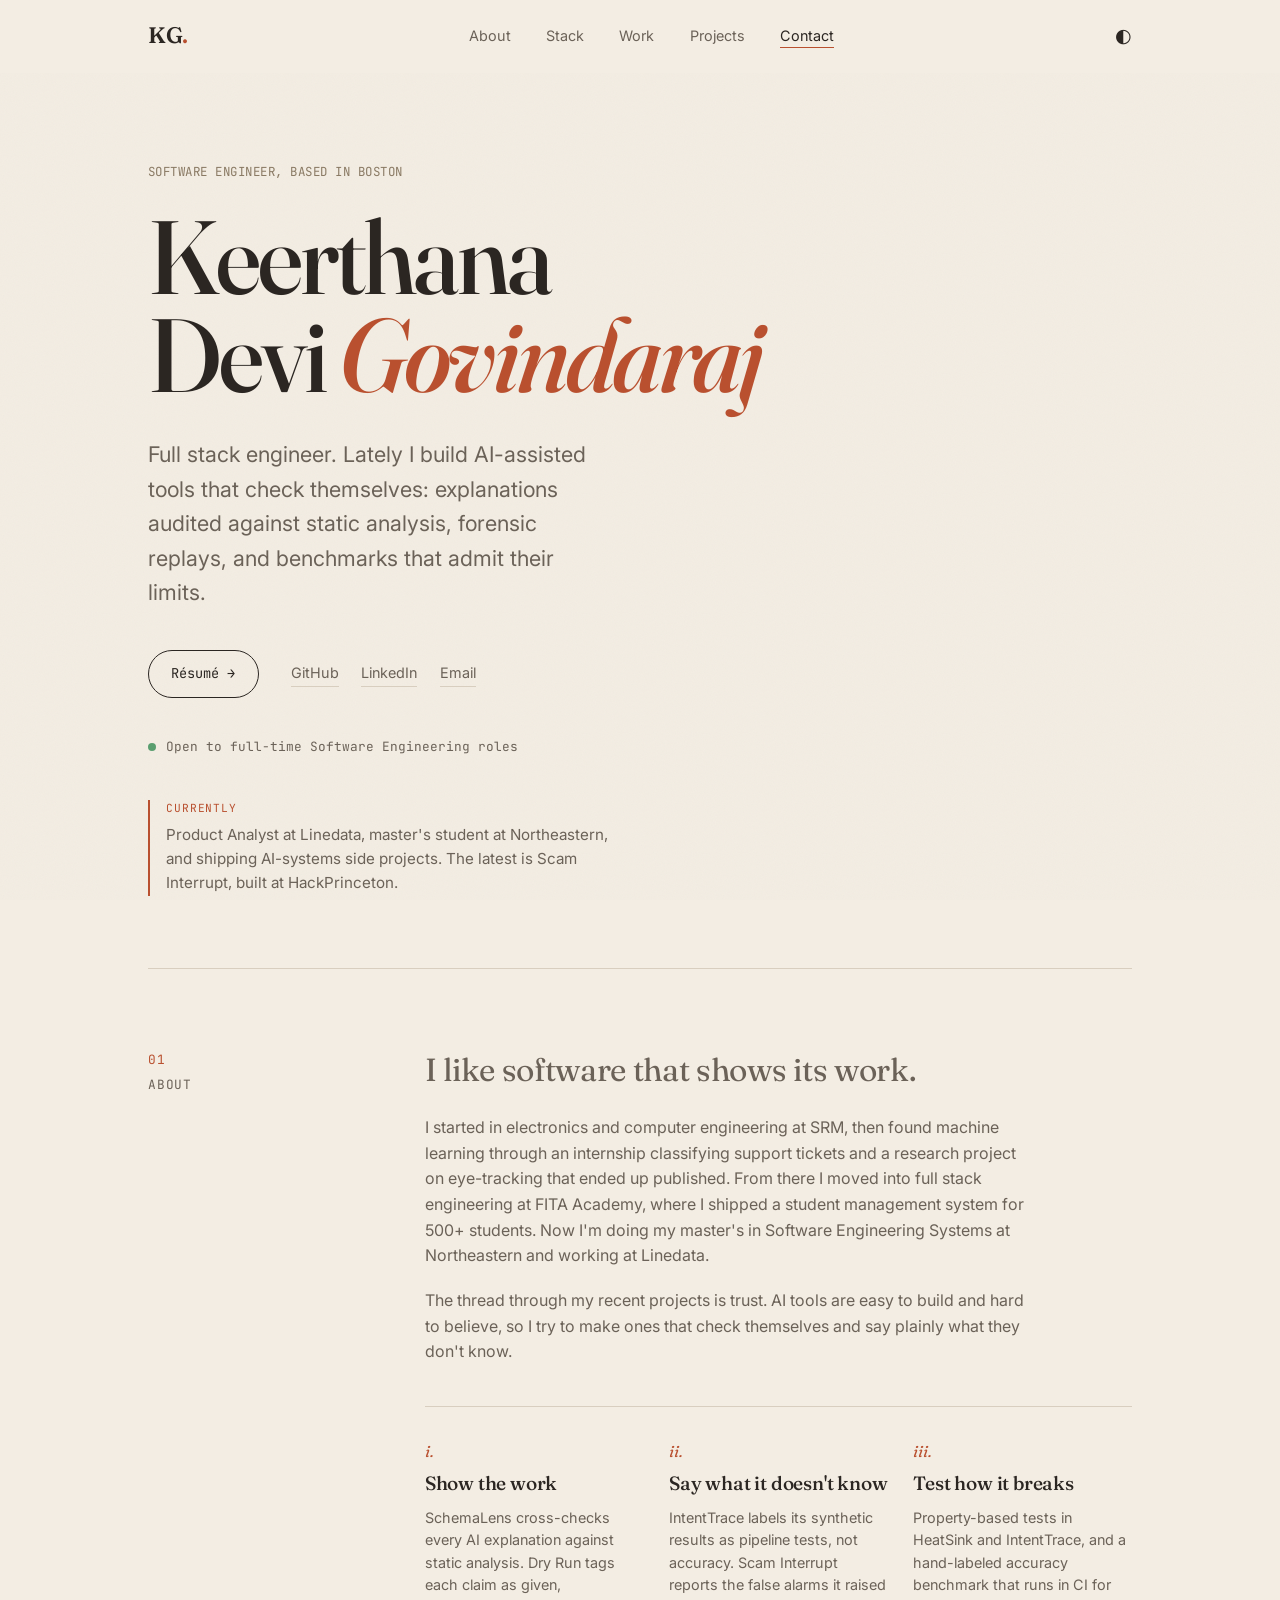
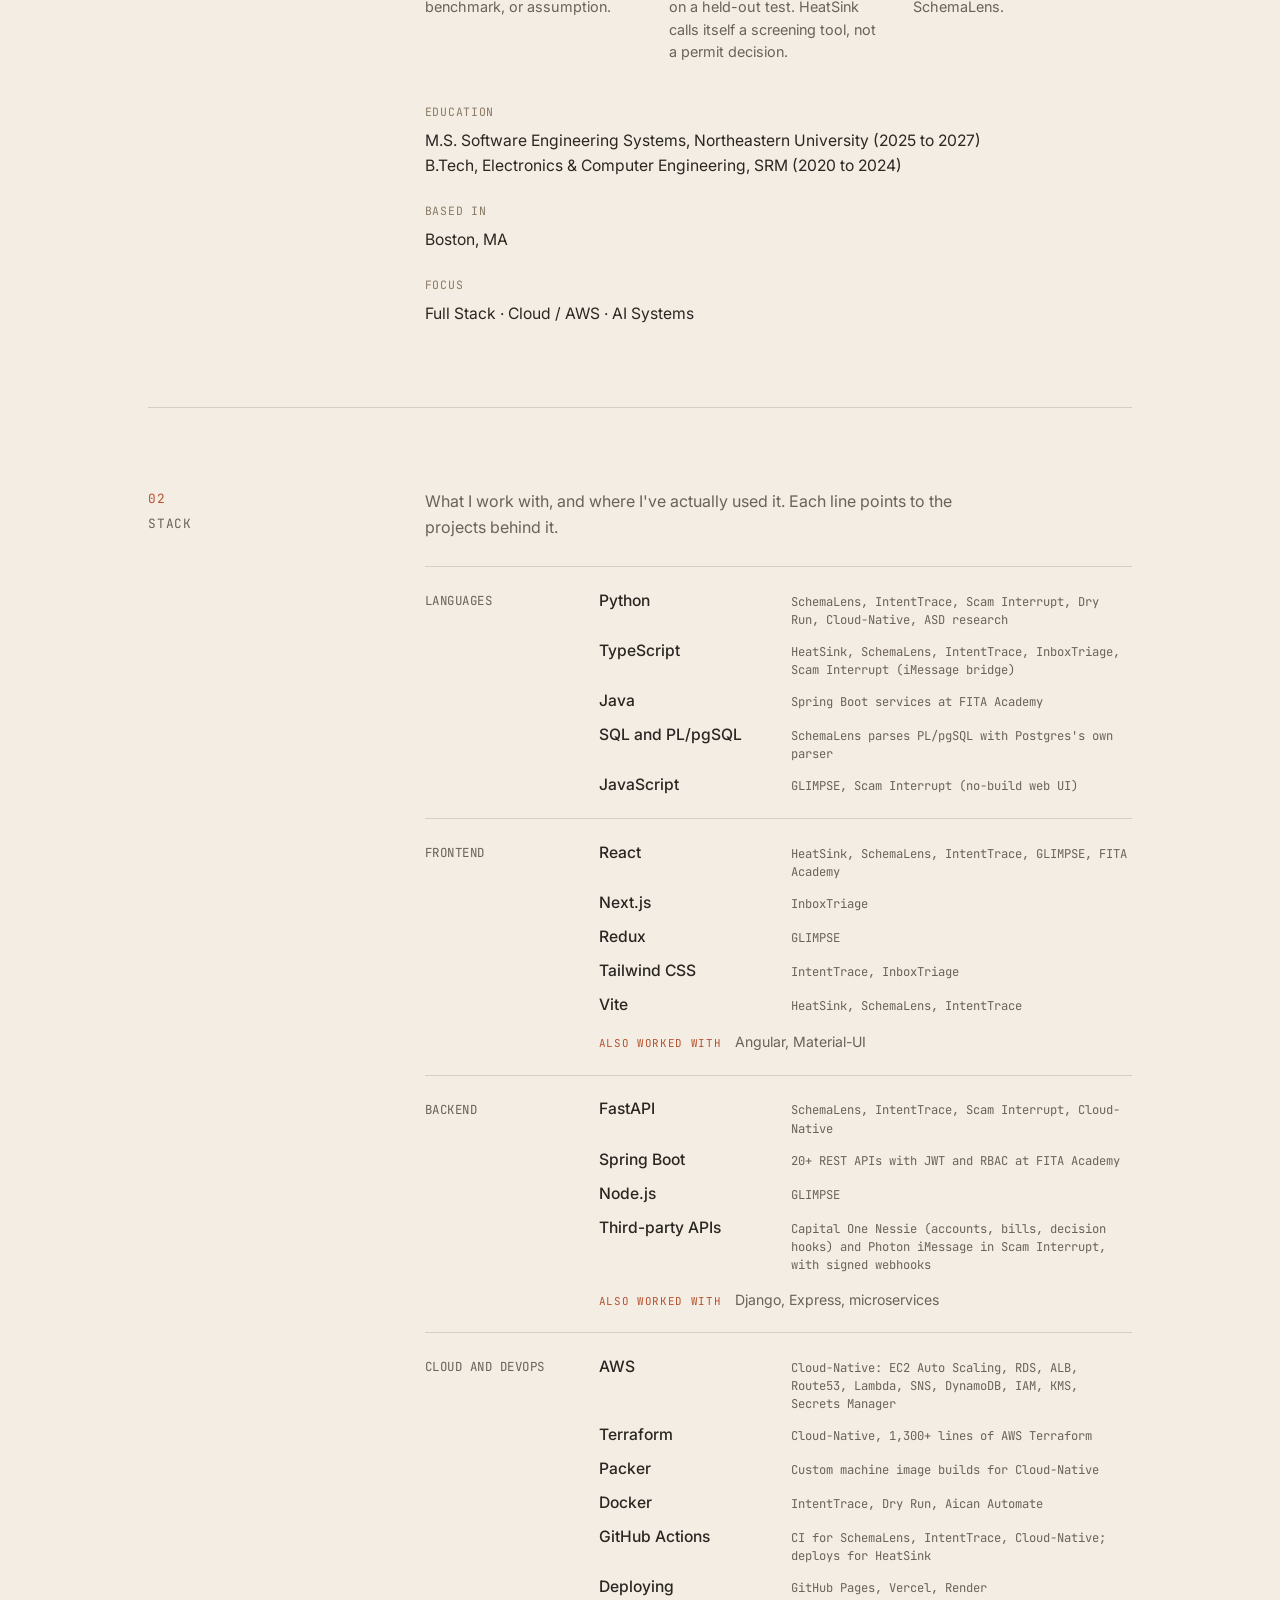
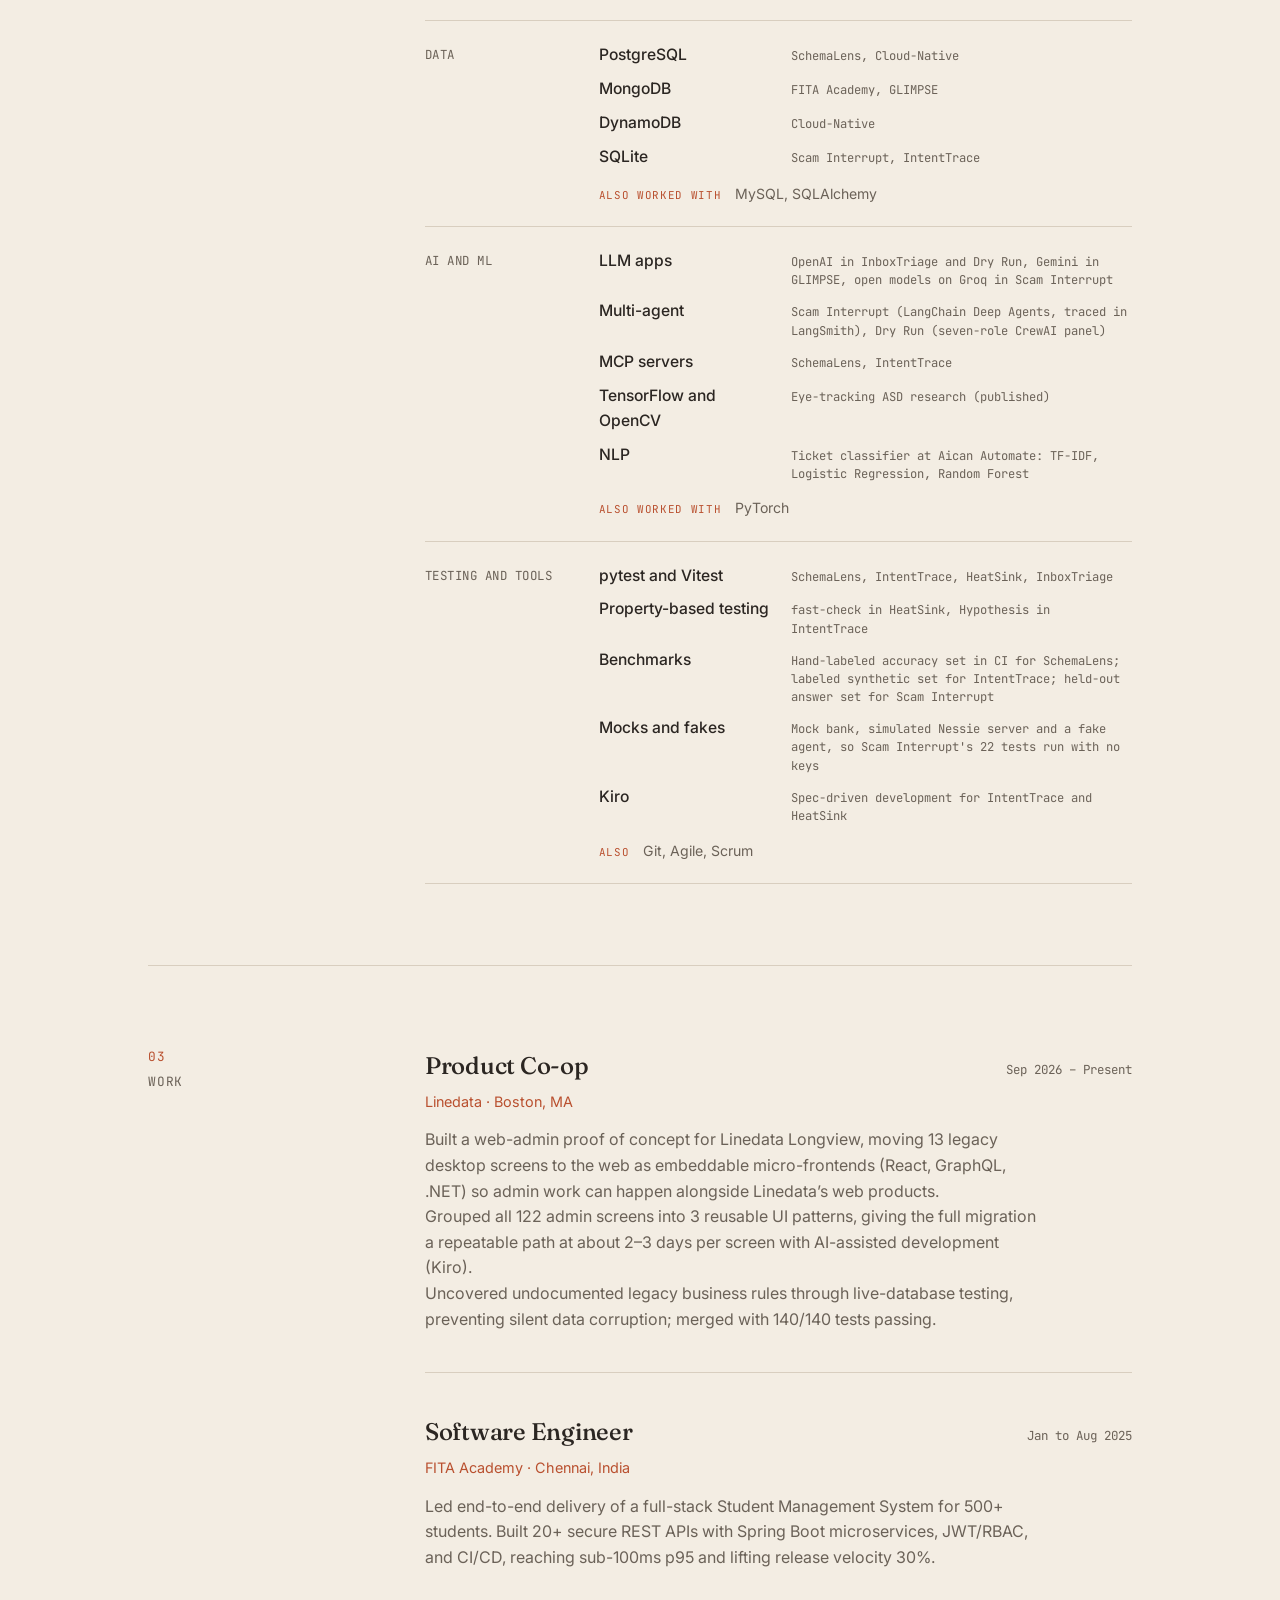
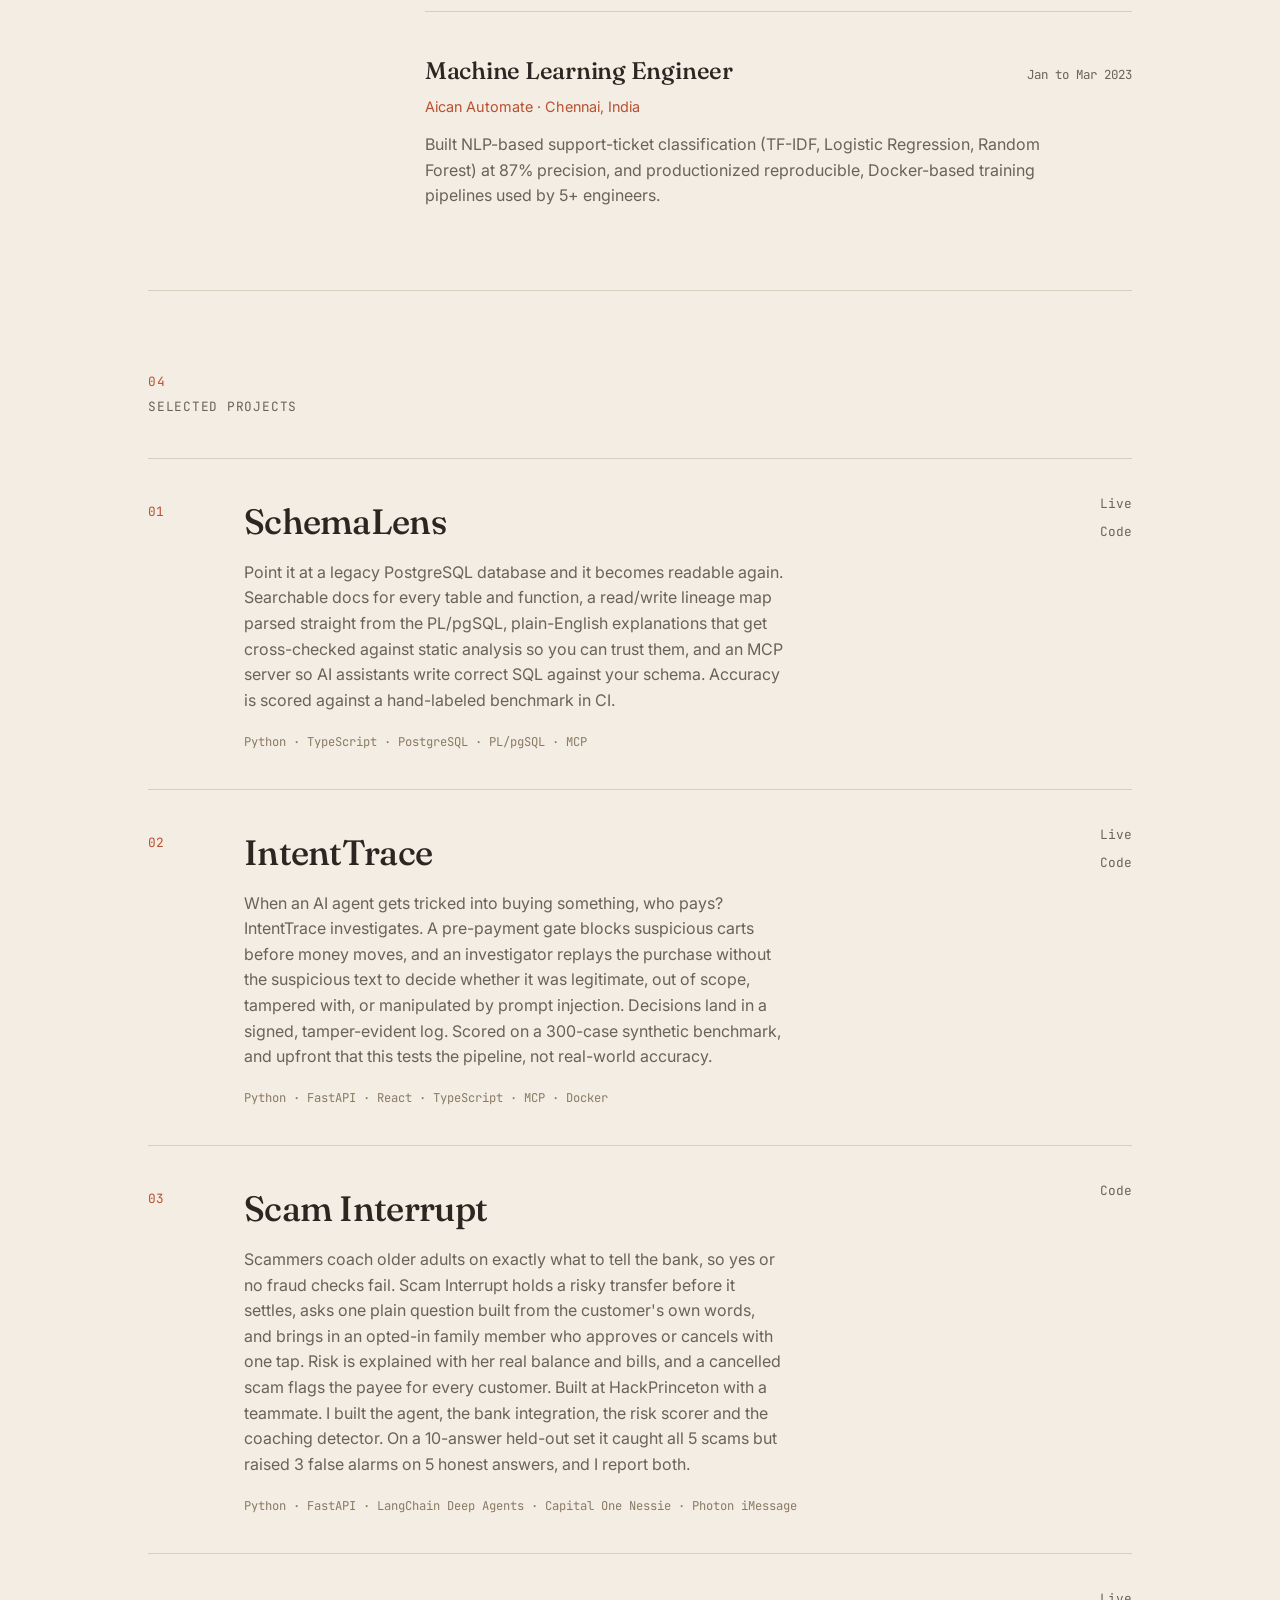
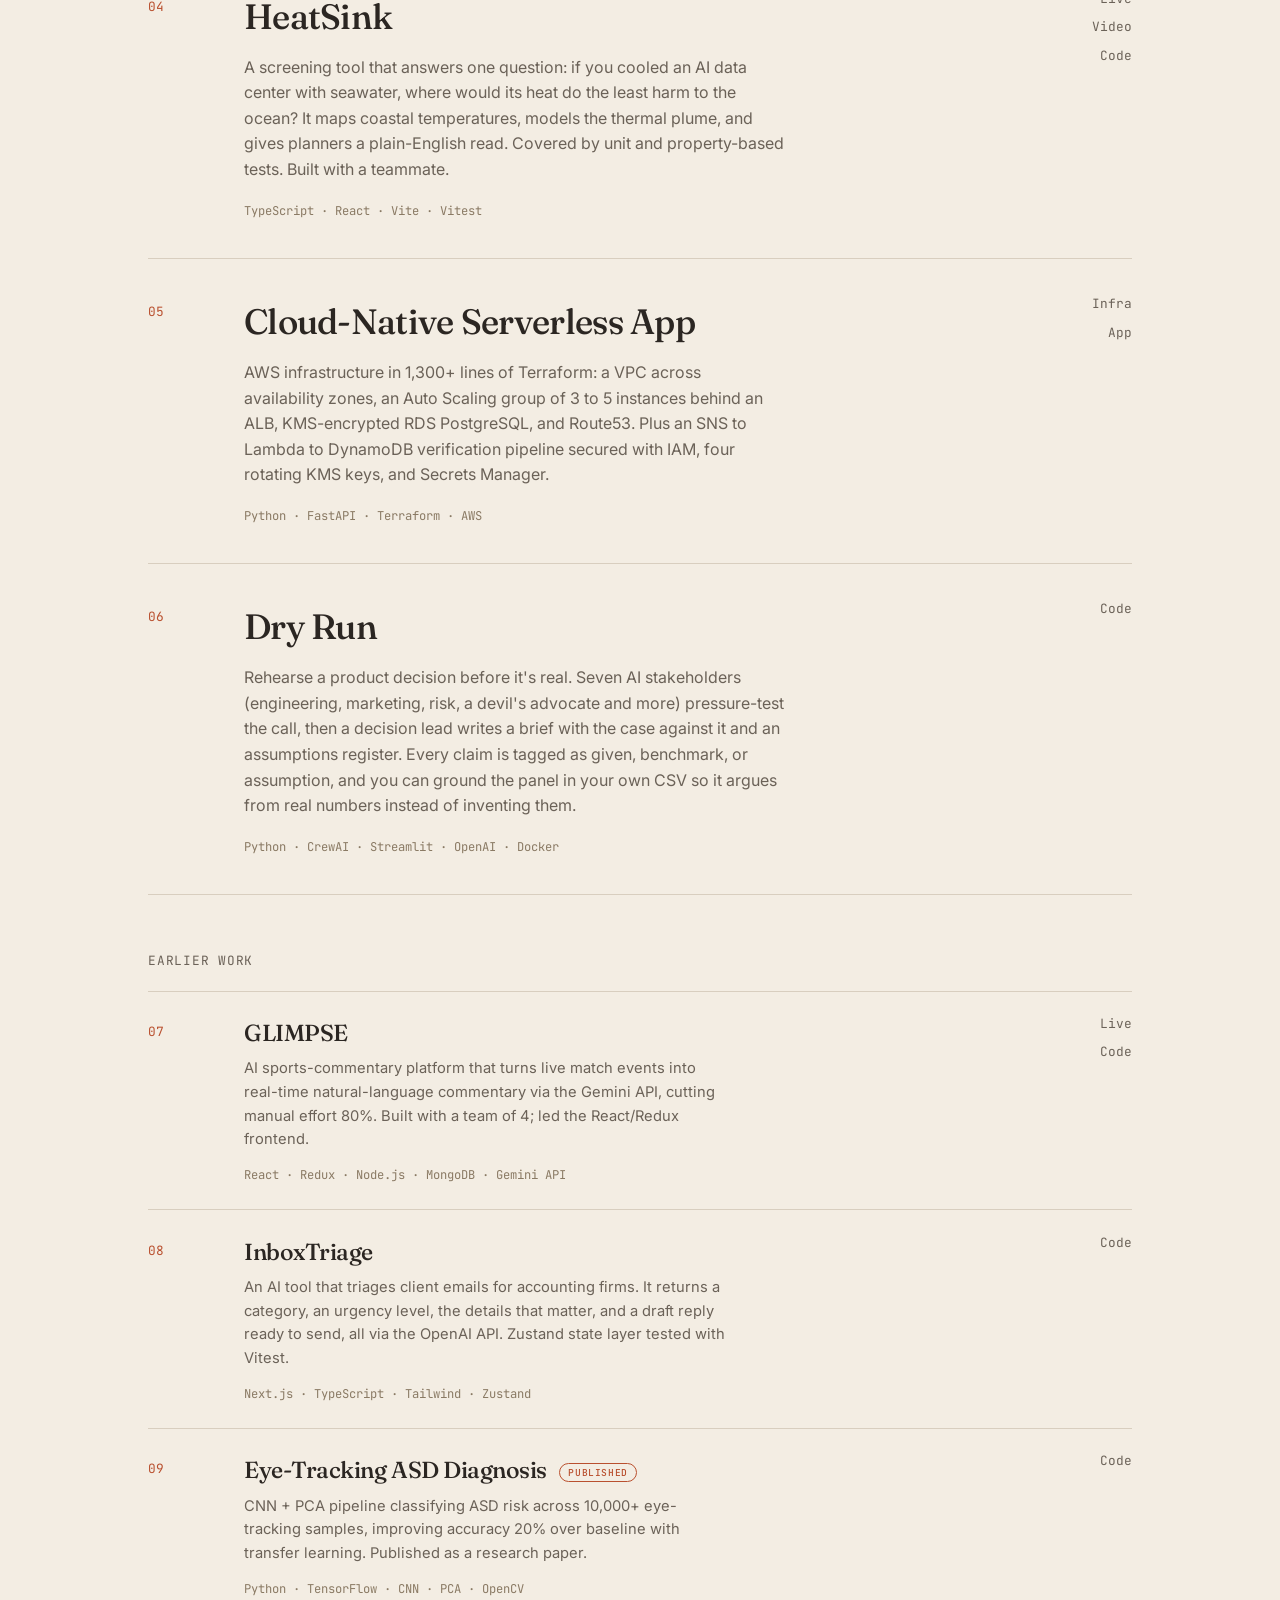
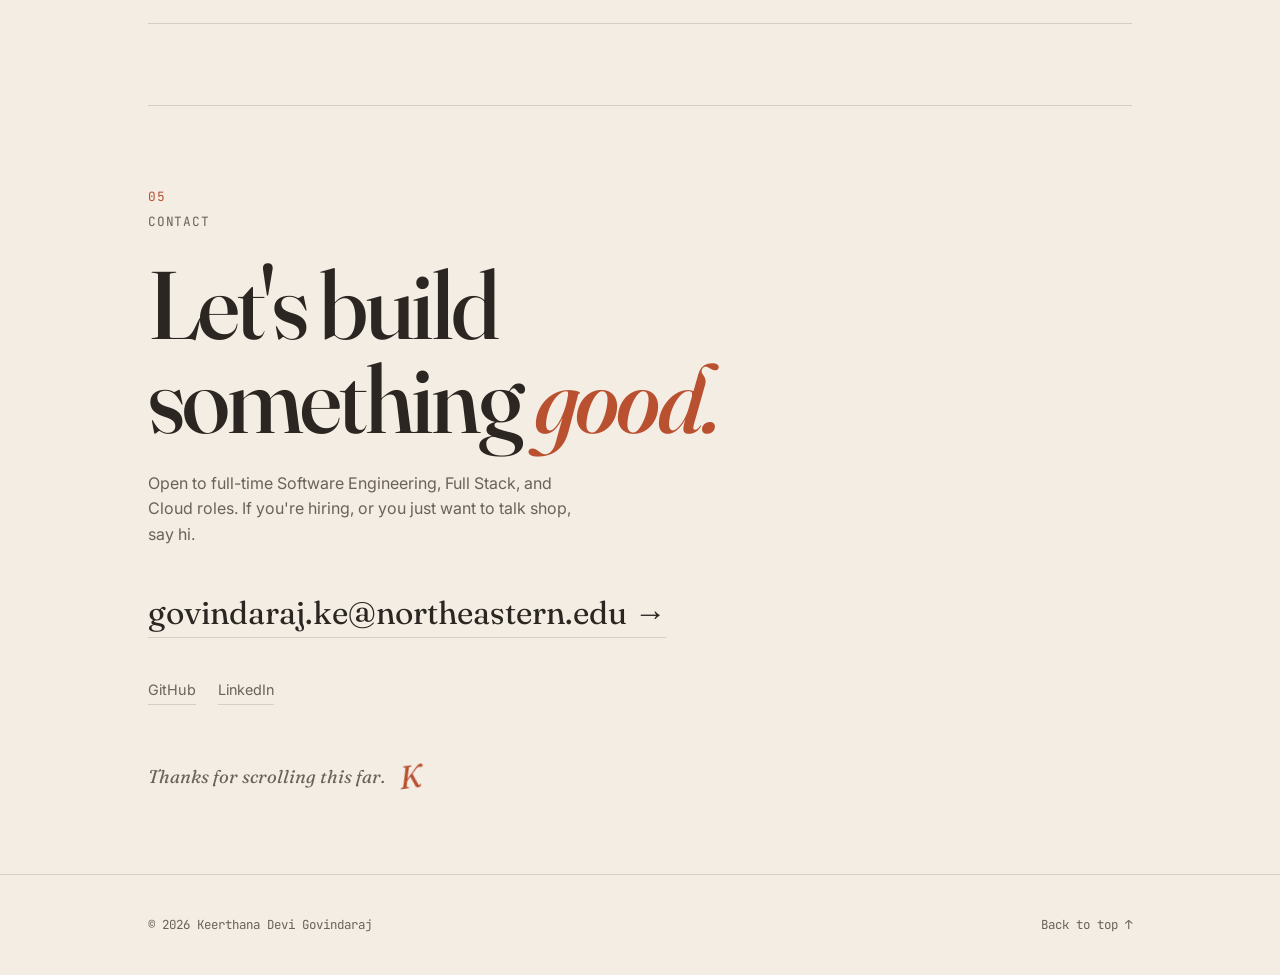
<file: index.html>
<!DOCTYPE html>
<html lang="en">
<head>
   <meta charset="UTF-8" />
   <meta name="viewport" content="width=device-width, initial-scale=1.0" />

   <!-- SEO -->
   <meta name="description" content="Keerthana Devi Govindaraj - Full Stack Software Engineer specializing in cloud-native systems, scalable APIs, and AI-powered applications. MS Software Engineering @ Northeastern. Open to full-time SWE roles." />
   <meta name="keywords" content="Full Stack Developer, Software Engineer, React, Cloud Engineer, AWS, AI Engineer, Keerthana Devi Govindaraj" />
   <meta name="author" content="Keerthana Devi Govindaraj" />
   <meta name="robots" content="index, follow" />
   <link rel="canonical" href="https://keerthanadevigovindaraj.github.io/Portfolio/" />

   <!-- Open Graph -->
   <meta property="og:title" content="Keerthana Devi Govindaraj | Full Stack Software Engineer" />
   <meta property="og:description" content="Full Stack Software Engineer building cloud-native systems and AI-powered applications. Open to full-time SWE roles." />
   <meta property="og:type" content="website" />
   <meta property="og:url" content="https://keerthanadevigovindaraj.github.io/Portfolio/" />
   <meta property="og:image" content="img/android-chrome-512x512.png" />
   <meta name="twitter:card" content="summary_large_image" />

   <!-- Favicon -->
   <link rel="icon" type="image/png" sizes="512x512" href="img/android-chrome-512x512.png" />
   <link rel="icon" type="image/png" sizes="16x16" href="img/favicon-16x16.png" />

   <!-- Fonts -->
   <link rel="preconnect" href="https://fonts.googleapis.com" />
   <link rel="preconnect" href="https://fonts.gstatic.com" crossorigin />
   <link href="https://fonts.googleapis.com/css2?family=Fraunces:ital,opsz,wght@0,9..144,400;0,9..144,500;0,9..144,600;1,9..144,400&family=Inter:wght@400;500;600&family=JetBrains+Mono:wght@400;500&display=swap" rel="stylesheet" />

   <link rel="stylesheet" href="style.css" />

   <title>Keerthana Devi Govindaraj · Full Stack Software Engineer</title>
</head>

<body>

   <div class="cursor-dot" id="cursor-dot" aria-hidden="true"></div>

   <!-- HEADER -->
   <header class="header">
      <nav class="nav container">
         <a href="#home" class="nav__logo">KG<span class="dot">.</span></a>

         <div class="nav__menu" id="nav-menu">
            <ul class="nav__list">
               <i class="nav__close" id="nav-close">&times;</i>
               <li><a href="#about" class="nav__link">About</a></li>
               <li><a href="#skills" class="nav__link">Stack</a></li>
               <li><a href="#work" class="nav__link">Work</a></li>
               <li><a href="#projects" class="nav__link">Projects</a></li>
               <li><a href="#contact" class="nav__link">Contact</a></li>
            </ul>
         </div>

         <div class="nav__actions">
            <button class="change-theme" id="theme-button" aria-label="Toggle theme">◐</button>
            <div class="nav__toggle" id="nav-toggle" aria-label="Open menu">
               <span></span><span></span>
            </div>
         </div>
      </nav>
   </header>

   <main>

   <!-- HERO -->
   <section class="hero" id="home">
      <div class="container">
         <span class="eyebrow" data-reveal>Software Engineer, based in Boston</span>
         <h1 class="hero__title" data-reveal>
            Keerthana<br/>Devi <em>Govindaraj</em>
         </h1>
         <p class="hero__lead" data-reveal>
            Full stack engineer. Lately I build AI-assisted tools that check
            themselves: explanations audited against static analysis,
            forensic replays, and benchmarks that admit their limits.
         </p>

         <div class="hero__meta" data-reveal>
            <a href="Keerthana_Devi_Govindaraj_Resume-SDE.pdf" target="_blank" rel="noopener" class="btn">Résumé &rarr;</a>
            <div class="hero__links">
               <a href="https://github.com/KeerthanaDeviGovindaraj" target="_blank" rel="noopener">GitHub</a>
               <a href="https://www.linkedin.com/in/keerthanadevig28062002/" target="_blank" rel="noopener">LinkedIn</a>
               <a href="mailto:govindaraj.ke@northeastern.edu">Email</a>
            </div>
         </div>

         <div class="hero__status" data-reveal>
            <span class="pulse"></span> Open to full-time Software Engineering roles
         </div>

         <p class="hero__currently" data-reveal>
            <span class="currently__k">Currently</span>
            Product Analyst at Linedata, master's student at Northeastern,
            and shipping AI-systems side projects. The latest is Scam Interrupt, built at HackPrinceton.
         </p>
      </div>
   </section>

   <div class="rule container"></div>

   <!-- ABOUT -->
   <section class="about" id="about">
      <div class="container grid-2">
         <div class="section-label" data-reveal><span>01</span> About</div>
         <div class="about__body">
            <p class="lead" data-reveal>
               I like software that shows its work.
            </p>
            <p data-reveal>
               I started in electronics and computer engineering at SRM, then
               found machine learning through an internship classifying support
               tickets and a research project on eye-tracking that ended up
               published. From there I moved into full stack engineering at
               FITA Academy, where I shipped a student management system for
               500+ students. Now I'm doing my master's in Software Engineering
               Systems at Northeastern and working at Linedata.
            </p>
            <p data-reveal>
               The thread through my recent projects is trust. AI tools are
               easy to build and hard to believe, so I try to make ones that
               check themselves and say plainly what they don't know.
            </p>

            <div class="principles" data-reveal>
               <div class="principle">
                  <span class="principle__no">i.</span>
                  <h3>Show the work</h3>
                  <p>SchemaLens cross-checks every AI explanation against static analysis. Dry Run tags each claim as given, benchmark, or assumption.</p>
               </div>
               <div class="principle">
                  <span class="principle__no">ii.</span>
                  <h3>Say what it doesn't know</h3>
                  <p>IntentTrace labels its synthetic results as pipeline tests, not accuracy. Scam Interrupt reports the false alarms it raised on a held-out test. HeatSink calls itself a screening tool, not a permit decision.</p>
               </div>
               <div class="principle">
                  <span class="principle__no">iii.</span>
                  <h3>Test how it breaks</h3>
                  <p>Property-based tests in HeatSink and IntentTrace, and a hand-labeled accuracy benchmark that runs in CI for SchemaLens.</p>
               </div>
            </div>

            <dl class="facts" data-reveal>
               <div><dt>Education</dt><dd>M.S. Software Engineering Systems, Northeastern University (2025 to 2027)<br/>B.Tech, Electronics &amp; Computer Engineering, SRM (2020 to 2024)</dd></div>
               <div><dt>Based in</dt><dd>Boston, MA</dd></div>
               <div><dt>Focus</dt><dd>Full Stack · Cloud / AWS · AI Systems</dd></div>
            </dl>
         </div>
      </div>
   </section>

   <div class="rule container"></div>

   <!-- SKILLS -->
   <section class="skills" id="skills">
      <div class="container grid-2">
         <div class="section-label" data-reveal><span>02</span> Stack</div>
         <div class="stack">
            <p class="stack__intro" data-reveal>
               What I work with, and where I've actually used it. Each line
               points to the projects behind it.
            </p>

            <div class="stack-group" data-reveal>
               <h3 class="stack-group__title">Languages</h3>
               <div class="stack-group__body">
                  <ul class="stack-list">
                     <li><span class="sl__name">Python</span><span class="sl__where">SchemaLens, IntentTrace, Scam Interrupt, Dry Run, Cloud-Native, ASD research</span></li>
                     <li><span class="sl__name">TypeScript</span><span class="sl__where">HeatSink, SchemaLens, IntentTrace, InboxTriage, Scam Interrupt (iMessage bridge)</span></li>
                     <li><span class="sl__name">Java</span><span class="sl__where">Spring Boot services at FITA Academy</span></li>
                     <li><span class="sl__name">SQL and PL/pgSQL</span><span class="sl__where">SchemaLens parses PL/pgSQL with Postgres's own parser</span></li>
                     <li><span class="sl__name">JavaScript</span><span class="sl__where">GLIMPSE, Scam Interrupt (no-build web UI)</span></li>
                  </ul>
               </div>
            </div>

            <div class="stack-group" data-reveal>
               <h3 class="stack-group__title">Frontend</h3>
               <div class="stack-group__body">
                  <ul class="stack-list">
                     <li><span class="sl__name">React</span><span class="sl__where">HeatSink, SchemaLens, IntentTrace, GLIMPSE, FITA Academy</span></li>
                     <li><span class="sl__name">Next.js</span><span class="sl__where">InboxTriage</span></li>
                     <li><span class="sl__name">Redux</span><span class="sl__where">GLIMPSE</span></li>
                     <li><span class="sl__name">Tailwind CSS</span><span class="sl__where">IntentTrace, InboxTriage</span></li>
                     <li><span class="sl__name">Vite</span><span class="sl__where">HeatSink, SchemaLens, IntentTrace</span></li>
                  </ul>
                  <p class="stack-also"><span>Also worked with</span> Angular, Material-UI</p>
               </div>
            </div>

            <div class="stack-group" data-reveal>
               <h3 class="stack-group__title">Backend</h3>
               <div class="stack-group__body">
                  <ul class="stack-list">
                     <li><span class="sl__name">FastAPI</span><span class="sl__where">SchemaLens, IntentTrace, Scam Interrupt, Cloud-Native</span></li>
                     <li><span class="sl__name">Spring Boot</span><span class="sl__where">20+ REST APIs with JWT and RBAC at FITA Academy</span></li>
                     <li><span class="sl__name">Node.js</span><span class="sl__where">GLIMPSE</span></li>
                     <li><span class="sl__name">Third-party APIs</span><span class="sl__where">Capital One Nessie (accounts, bills, decision hooks) and Photon iMessage in Scam Interrupt, with signed webhooks</span></li>
                  </ul>
                  <p class="stack-also"><span>Also worked with</span> Django, Express, microservices</p>
               </div>
            </div>

            <div class="stack-group" data-reveal>
               <h3 class="stack-group__title">Cloud and DevOps</h3>
               <div class="stack-group__body">
                  <ul class="stack-list">
                     <li><span class="sl__name">AWS</span><span class="sl__where">Cloud-Native: EC2 Auto Scaling, RDS, ALB, Route53, Lambda, SNS, DynamoDB, IAM, KMS, Secrets Manager</span></li>
                     <li><span class="sl__name">Terraform</span><span class="sl__where">Cloud-Native, 1,300+ lines of AWS Terraform</span></li>
                     <li><span class="sl__name">Packer</span><span class="sl__where">Custom machine image builds for Cloud-Native</span></li>
                     <li><span class="sl__name">Docker</span><span class="sl__where">IntentTrace, Dry Run, Aican Automate</span></li>
                     <li><span class="sl__name">GitHub Actions</span><span class="sl__where">CI for SchemaLens, IntentTrace, Cloud-Native; deploys for HeatSink</span></li>
                     <li><span class="sl__name">Deploying</span><span class="sl__where">GitHub Pages, Vercel, Render</span></li>
                  </ul>
               </div>
            </div>

            <div class="stack-group" data-reveal>
               <h3 class="stack-group__title">Data</h3>
               <div class="stack-group__body">
                  <ul class="stack-list">
                     <li><span class="sl__name">PostgreSQL</span><span class="sl__where">SchemaLens, Cloud-Native</span></li>
                     <li><span class="sl__name">MongoDB</span><span class="sl__where">FITA Academy, GLIMPSE</span></li>
                     <li><span class="sl__name">DynamoDB</span><span class="sl__where">Cloud-Native</span></li>
                     <li><span class="sl__name">SQLite</span><span class="sl__where">Scam Interrupt, IntentTrace</span></li>
                  </ul>
                  <p class="stack-also"><span>Also worked with</span> MySQL, SQLAlchemy</p>
               </div>
            </div>

            <div class="stack-group" data-reveal>
               <h3 class="stack-group__title">AI and ML</h3>
               <div class="stack-group__body">
                  <ul class="stack-list">
                     <li><span class="sl__name">LLM apps</span><span class="sl__where">OpenAI in InboxTriage and Dry Run, Gemini in GLIMPSE, open models on Groq in Scam Interrupt</span></li>
                     <li><span class="sl__name">Multi-agent</span><span class="sl__where">Scam Interrupt (LangChain Deep Agents, traced in LangSmith), Dry Run (seven-role CrewAI panel)</span></li>
                     <li><span class="sl__name">MCP servers</span><span class="sl__where">SchemaLens, IntentTrace</span></li>
                     <li><span class="sl__name">TensorFlow and OpenCV</span><span class="sl__where">Eye-tracking ASD research (published)</span></li>
                     <li><span class="sl__name">NLP</span><span class="sl__where">Ticket classifier at Aican Automate: TF-IDF, Logistic Regression, Random Forest</span></li>
                  </ul>
                  <p class="stack-also"><span>Also worked with</span> PyTorch</p>
               </div>
            </div>

            <div class="stack-group" data-reveal>
               <h3 class="stack-group__title">Testing and tools</h3>
               <div class="stack-group__body">
                  <ul class="stack-list">
                     <li><span class="sl__name">pytest and Vitest</span><span class="sl__where">SchemaLens, IntentTrace, HeatSink, InboxTriage</span></li>
                     <li><span class="sl__name">Property-based testing</span><span class="sl__where">fast-check in HeatSink, Hypothesis in IntentTrace</span></li>
                     <li><span class="sl__name">Benchmarks</span><span class="sl__where">Hand-labeled accuracy set in CI for SchemaLens; labeled synthetic set for IntentTrace; held-out answer set for Scam Interrupt</span></li>
                     <li><span class="sl__name">Mocks and fakes</span><span class="sl__where">Mock bank, simulated Nessie server and a fake agent, so Scam Interrupt's 22 tests run with no keys</span></li>
                     <li><span class="sl__name">Kiro</span><span class="sl__where">Spec-driven development for IntentTrace and HeatSink</span></li>
                  </ul>
                  <p class="stack-also"><span>Also</span> Git, Agile, Scrum</p>
               </div>
            </div>
         </div>
      </div>
   </section>

   <div class="rule container"></div>

   <!-- WORK / EXPERIENCE -->
   <section class="work" id="work">
      <div class="container grid-2">
         <div class="section-label" data-reveal><span>03</span> Work</div>
         <div class="work__body">

            <article class="xp" data-reveal>
               <div class="xp__head">
                  <h3>Product Co-op</h3>
                  <span class="xp__date">Sep 2026 – Present</span>
               </div>
               <span class="xp__org">Linedata · Boston, MA</span>
               <p>Built a web-admin proof of concept for Linedata Longview, moving 13 legacy desktop screens to the web as embeddable micro-frontends (React, GraphQL, .NET) so admin work can happen alongside Linedata’s web products.</p>
               <p>Grouped all 122 admin screens into 3 reusable UI patterns, giving the full migration a repeatable path at about 2–3 days per screen with AI-assisted development (Kiro).</p>
               <p>Uncovered undocumented legacy business rules through live-database testing, preventing silent data corruption; merged with 140/140 tests passing.</p>
            </article>

            <article class="xp" data-reveal>
               <div class="xp__head">
                  <h3>Software Engineer</h3>
                  <span class="xp__date">Jan to Aug 2025</span>
               </div>
               <span class="xp__org">FITA Academy · Chennai, India</span>
               <p>Led end-to-end delivery of a full-stack Student Management System for 500+ students. Built 20+ secure REST APIs with Spring Boot microservices, JWT/RBAC, and CI/CD, reaching sub-100ms p95 and lifting release velocity 30%.</p>
            </article>

            <article class="xp" data-reveal>
               <div class="xp__head">
                  <h3>Machine Learning Engineer</h3>
                  <span class="xp__date">Jan to Mar 2023</span>
               </div>
               <span class="xp__org">Aican Automate · Chennai, India</span>
               <p>Built NLP-based support-ticket classification (TF-IDF, Logistic Regression, Random Forest) at 87% precision, and productionized reproducible, Docker-based training pipelines used by 5+ engineers.</p>
            </article>

         </div>
      </div>
   </section>

   <div class="rule container"></div>

   <!-- PROJECTS -->
   <section class="projects" id="projects">
      <div class="container">
         <div class="section-label projects__label" data-reveal><span>04</span> Selected Projects</div>

         <ol class="proj-list">

            <li class="proj" data-reveal>
               <span class="proj__no">01</span>
               <div class="proj__main">
                  <h3 class="proj__title">SchemaLens</h3>
                  <p class="proj__desc">Point it at a legacy PostgreSQL database and it becomes readable again. Searchable docs for every table and function, a read/write lineage map parsed straight from the PL/pgSQL, plain-English explanations that get cross-checked against static analysis so you can trust them, and an MCP server so AI assistants write correct SQL against your schema. Accuracy is scored against a hand-labeled benchmark in CI.</p>
                  <span class="proj__tech">Python · TypeScript · PostgreSQL · PL/pgSQL · MCP</span>
               </div>
               <div class="proj__links">
                  <a href="https://web-sigma-six-99.vercel.app" target="_blank" rel="noopener">Live</a>
                  <a href="https://github.com/KeerthanaDeviGovindaraj/schemalens" target="_blank" rel="noopener">Code</a>
               </div>
            </li>

            <li class="proj" data-reveal>
               <span class="proj__no">02</span>
               <div class="proj__main">
                  <h3 class="proj__title">IntentTrace</h3>
                  <p class="proj__desc">When an AI agent gets tricked into buying something, who pays? IntentTrace investigates. A pre-payment gate blocks suspicious carts before money moves, and an investigator replays the purchase without the suspicious text to decide whether it was legitimate, out of scope, tampered with, or manipulated by prompt injection. Decisions land in a signed, tamper-evident log. Scored on a 300-case synthetic benchmark, and upfront that this tests the pipeline, not real-world accuracy.</p>
                  <span class="proj__tech">Python · FastAPI · React · TypeScript · MCP · Docker</span>
               </div>
               <div class="proj__links">
                  <a href="https://intenttrace.onrender.com" target="_blank" rel="noopener">Live</a>
                  <a href="https://github.com/KeerthanaDeviGovindaraj/intenttrace" target="_blank" rel="noopener">Code</a>
               </div>
            </li>

            <li class="proj" data-reveal>
               <span class="proj__no">03</span>
               <div class="proj__main">
                  <h3 class="proj__title">Scam Interrupt</h3>
                  <p class="proj__desc">Scammers coach older adults on exactly what to tell the bank, so yes or no fraud checks fail. Scam Interrupt holds a risky transfer before it settles, asks one plain question built from the customer's own words, and brings in an opted-in family member who approves or cancels with one tap. Risk is explained with her real balance and bills, and a cancelled scam flags the payee for every customer. Built at HackPrinceton with a teammate. I built the agent, the bank integration, the risk scorer and the coaching detector. On a 10-answer held-out set it caught all 5 scams but raised 3 false alarms on 5 honest answers, and I report both.</p>
                  <span class="proj__tech">Python · FastAPI · LangChain Deep Agents · Capital One Nessie · Photon iMessage</span>
               </div>
               <div class="proj__links">
                  <a href="https://github.com/KeerthanaDeviGovindaraj/scam_interrupt" target="_blank" rel="noopener">Code</a>
               </div>
            </li>

            <li class="proj" data-reveal>
               <span class="proj__no">04</span>
               <div class="proj__main">
                  <h3 class="proj__title">HeatSink</h3>
                  <p class="proj__desc">A screening tool that answers one question: if you cooled an AI data center with seawater, where would its heat do the least harm to the ocean? It maps coastal temperatures, models the thermal plume, and gives planners a plain-English read. Covered by unit and property-based tests. Built with a teammate.</p>
                  <span class="proj__tech">TypeScript · React · Vite · Vitest</span>
               </div>
               <div class="proj__links">
                  <a href="https://keerthanadevigovindaraj.github.io/HeatSink/" target="_blank" rel="noopener">Live</a>
                  <a href="https://youtu.be/4AGqKQUWBaI" target="_blank" rel="noopener">Video</a>
                  <a href="https://github.com/KeerthanaDeviGovindaraj/HeatSink" target="_blank" rel="noopener">Code</a>
               </div>
            </li>

            <li class="proj" data-reveal>
               <span class="proj__no">05</span>
               <div class="proj__main">
                  <h3 class="proj__title">Cloud-Native Serverless App</h3>
                  <p class="proj__desc">AWS infrastructure in 1,300+ lines of Terraform: a VPC across availability zones, an Auto Scaling group of 3 to 5 instances behind an ALB, KMS-encrypted RDS PostgreSQL, and Route53. Plus an SNS to Lambda to DynamoDB verification pipeline secured with IAM, four rotating KMS keys, and Secrets Manager.</p>
                  <span class="proj__tech">Python · FastAPI · Terraform · AWS</span>
               </div>
               <div class="proj__links">
                  <a href="https://github.com/KeerthanaDeviGovindaraj/tf-infra-fork" target="_blank" rel="noopener">Infra</a>
                  <a href="https://github.com/KeerthanaDeviGovindaraj/webapp-FORK" target="_blank" rel="noopener">App</a>
               </div>
            </li>

            <li class="proj" data-reveal>
               <span class="proj__no">06</span>
               <div class="proj__main">
                  <h3 class="proj__title">Dry Run</h3>
                  <p class="proj__desc">Rehearse a product decision before it's real. Seven AI stakeholders (engineering, marketing, risk, a devil's advocate and more) pressure-test the call, then a decision lead writes a brief with the case against it and an assumptions register. Every claim is tagged as given, benchmark, or assumption, and you can ground the panel in your own CSV so it argues from real numbers instead of inventing them.</p>
                  <span class="proj__tech">Python · CrewAI · Streamlit · OpenAI · Docker</span>
               </div>
               <div class="proj__links">
                  <a href="https://github.com/KeerthanaDeviGovindaraj/Dry-Run" target="_blank" rel="noopener">Code</a>
               </div>
            </li>

         </ol>

         <div class="projects__sub" data-reveal>Earlier work</div>

         <ol class="proj-list proj-list--compact">

            <li class="proj" data-reveal>
               <span class="proj__no">07</span>
               <div class="proj__main">
                  <h3 class="proj__title">GLIMPSE</h3>
                  <p class="proj__desc">AI sports-commentary platform that turns live match events into real-time natural-language commentary via the Gemini API, cutting manual effort 80%. Built with a team of 4; led the React/Redux frontend.</p>
                  <span class="proj__tech">React · Redux · Node.js · MongoDB · Gemini API</span>
               </div>
               <div class="proj__links">
                  <a href="https://glimpse-kappa.vercel.app/" target="_blank" rel="noopener">Live</a>
                  <a href="https://github.com/KeerthanaDeviGovindaraj/GLIMPSE" target="_blank" rel="noopener">Code</a>
               </div>
            </li>

            <li class="proj" data-reveal>
               <span class="proj__no">08</span>
               <div class="proj__main">
                  <h3 class="proj__title">InboxTriage</h3>
                  <p class="proj__desc">An AI tool that triages client emails for accounting firms. It returns a category, an urgency level, the details that matter, and a draft reply ready to send, all via the OpenAI API. Zustand state layer tested with Vitest.</p>
                  <span class="proj__tech">Next.js · TypeScript · Tailwind · Zustand</span>
               </div>
               <div class="proj__links">
                  <a href="https://github.com/KeerthanaDeviGovindaraj/inboxtriage" target="_blank" rel="noopener">Code</a>
               </div>
            </li>

            <li class="proj" data-reveal>
               <span class="proj__no">09</span>
               <div class="proj__main">
                  <h3 class="proj__title">Eye-Tracking ASD Diagnosis <span class="tag">Published</span></h3>
                  <p class="proj__desc">CNN + PCA pipeline classifying ASD risk across 10,000+ eye-tracking samples, improving accuracy 20% over baseline with transfer learning. Published as a research paper.</p>
                  <span class="proj__tech">Python · TensorFlow · CNN · PCA · OpenCV</span>
               </div>
               <div class="proj__links">
                  <a href="https://github.com/KeerthanaDeviGovindaraj/Autism_Eye" target="_blank" rel="noopener">Code</a>
               </div>
            </li>

         </ol>
      </div>
   </section>

   <div class="rule container"></div>

   <!-- CONTACT -->
   <section class="contact" id="contact">
      <div class="container">
         <div class="section-label" data-reveal><span>05</span> Contact</div>
         <h2 class="contact__title" data-reveal>Let's build<br/>something <em>good.</em></h2>
         <p class="contact__lead" data-reveal>Open to full-time Software Engineering, Full Stack, and Cloud roles. If you're hiring, or you just want to talk shop, say hi.</p>
         <a href="mailto:govindaraj.ke@northeastern.edu" class="contact__email" data-reveal>govindaraj.ke@northeastern.edu &rarr;</a>
         <div class="hero__links contact__links" data-reveal>
            <a href="https://github.com/KeerthanaDeviGovindaraj" target="_blank" rel="noopener">GitHub</a>
            <a href="https://www.linkedin.com/in/keerthanadevig28062002/" target="_blank" rel="noopener">LinkedIn</a>
         </div>

         <p class="signature" data-reveal>Thanks for scrolling this far.<span class="sig__mark">K</span></p>
      </div>
   </section>

   </main>

   <footer class="footer">
      <div class="container footer__row">
         <span>© 2026 Keerthana Devi Govindaraj</span>
         <a href="#home">Back to top &uarr;</a>
      </div>
   </footer>

   <script src="script.js"></script>
</body>
</html>
</file>
<file: style.css>
/* ======================================================
   KEERTHANA DEVI GOVINDARAJ — PORTFOLIO
   Editorial / beige / minimal
====================================================== */

:root{
   /* Beige / paper palette */
   --bg:        #F3EDE3;
   --bg-2:      #EFE8DC;
   --surface:   #FAF6EF;
   --ink:       #2B2622;
   --ink-soft:  #6B6258;
   --line:      #D8CEBF;
   --accent:    #B9502F; /* clay / terracotta */
   --accent-2:  #8A7A64;

   --serif: 'Fraunces', Georgia, serif;
   --sans:  'Inter', system-ui, sans-serif;
   --mono:  'JetBrains Mono', ui-monospace, monospace;

   --maxw: 1080px;
   --ease: cubic-bezier(.2,.7,.2,1);
}

body.dark{
   --bg:        #201C19;
   --bg-2:      #262019;
   --surface:   #2A2520;
   --ink:       #EFE7DA;
   --ink-soft:  #A79C8C;
   --line:      #3A332B;
   --accent:    #D9775A;
   --accent-2:  #B9A98E;
}

*{ margin:0; padding:0; box-sizing:border-box; }

html{ scroll-behavior:smooth; }

body{
   font-family:var(--sans);
   background:var(--bg);
   color:var(--ink);
   line-height:1.6;
   -webkit-font-smoothing:antialiased;
   overflow-x:hidden;
   transition:background .5s var(--ease), color .5s var(--ease);
}

/* subtle paper grain */
body::before{
   content:'';
   position:fixed;
   inset:0;
   z-index:-1;
   pointer-events:none;
   opacity:.035;
   background-image:url("data:image/svg+xml,%3Csvg xmlns='http://www.w3.org/2000/svg' width='120' height='120'%3E%3Cfilter id='n'%3E%3CfeTurbulence type='fractalNoise' baseFrequency='.9' numOctaves='2'/%3E%3C/filter%3E%3Crect width='100%25' height='100%25' filter='url(%23n)'/%3E%3C/svg%3E");
}

a{ color:inherit; text-decoration:none; }
em{ font-style:italic; color:var(--accent); }

.container{
   width:100%;
   max-width:var(--maxw);
   margin-inline:auto;
   padding-inline:clamp(1.25rem, 5vw, 3rem);
}

/* ---------- Header ---------- */
.header{
   position:fixed;
   top:0; left:0;
   width:100%;
   z-index:100;
   background:color-mix(in srgb, var(--bg) 82%, transparent);
   backdrop-filter:blur(12px);
   border-bottom:1px solid transparent;
   transition:border-color .4s var(--ease), background .4s var(--ease);
}
.header.scrolled{ border-bottom:1px solid var(--line); }

.nav{
   height:72px;
   display:flex;
   align-items:center;
   justify-content:space-between;
}
.nav__logo{
   font-family:var(--serif);
   font-size:1.4rem;
   font-weight:600;
   letter-spacing:-.02em;
}
.nav__logo .dot{ color:var(--accent); }

.nav__list{
   display:flex;
   gap:2.2rem;
   list-style:none;
   align-items:center;
}
.nav__link{
   font-size:.9rem;
   color:var(--ink-soft);
   position:relative;
   transition:color .3s var(--ease);
}
.nav__link::after{
   content:'';
   position:absolute;
   left:0; bottom:-4px;
   width:0; height:1px;
   background:var(--accent);
   transition:width .3s var(--ease);
}
.nav__link:hover,
.nav__link.active{ color:var(--ink); }
.nav__link:hover::after,
.nav__link.active::after{ width:100%; }

.nav__actions{ display:flex; align-items:center; gap:1.2rem; }
.change-theme{
   background:none; border:none; cursor:pointer;
   font-size:1.2rem; color:var(--ink);
   line-height:1;
   transition:transform .4s var(--ease);
}
.change-theme:hover{ transform:rotate(180deg); }

.nav__toggle{ display:none; flex-direction:column; gap:5px; cursor:pointer; }
.nav__toggle span{ width:22px; height:1.5px; background:var(--ink); transition:.3s; }
.nav__close{ display:none; }

/* ---------- Hero ---------- */
.hero{ padding:clamp(9rem,18vh,13rem) 0 clamp(4rem,8vh,6rem); }
.eyebrow{
   font-family:var(--mono);
   font-size:.78rem;
   letter-spacing:.04em;
   text-transform:uppercase;
   color:var(--accent-2);
   display:block;
   margin-bottom:1.6rem;
}
.hero__title{
   font-family:var(--serif);
   font-weight:500;
   font-size:clamp(3rem, 10vw, 6.5rem);
   line-height:.95;
   letter-spacing:-.03em;
   margin-bottom:2rem;
}
.hero__lead{
   font-size:clamp(1.05rem,2.2vw,1.35rem);
   max-width:36ch;
   color:var(--ink-soft);
   margin-bottom:2.5rem;
}
.hero__meta{
   display:flex;
   align-items:center;
   gap:2rem;
   flex-wrap:wrap;
   margin-bottom:2.2rem;
}
.hero__links{ display:flex; gap:1.4rem; }
.hero__links a{
   font-size:.9rem;
   color:var(--ink-soft);
   border-bottom:1px solid var(--line);
   padding-bottom:2px;
   transition:color .3s var(--ease), border-color .3s var(--ease);
}
.hero__links a:hover{ color:var(--accent); border-color:var(--accent); }

.btn{
   display:inline-flex;
   align-items:center;
   font-family:var(--mono);
   font-size:.85rem;
   padding:.75rem 1.4rem;
   border:1px solid var(--ink);
   border-radius:999px;
   transition:background .3s var(--ease), color .3s var(--ease);
}
.btn:hover{ background:var(--ink); color:var(--bg); }

.hero__status{
   display:inline-flex;
   align-items:center;
   gap:.6rem;
   font-family:var(--mono);
   font-size:.8rem;
   color:var(--ink-soft);
}
.pulse{
   width:8px; height:8px; border-radius:50%;
   background:#5a9e6f;
   box-shadow:0 0 0 0 rgba(90,158,111,.6);
   animation:pulse 2.4s infinite;
}
@keyframes pulse{
   0%{ box-shadow:0 0 0 0 rgba(90,158,111,.55); }
   70%{ box-shadow:0 0 0 8px rgba(90,158,111,0); }
   100%{ box-shadow:0 0 0 0 rgba(90,158,111,0); }
}

.hero__currently{
   margin-top:2.6rem;
   max-width:46ch;
   font-size:.95rem;
   color:var(--ink-soft);
   border-left:2px solid var(--accent);
   padding-left:1rem;
}
.currently__k{
   font-family:var(--mono);
   font-size:.7rem;
   text-transform:uppercase;
   letter-spacing:.08em;
   color:var(--accent);
   display:block;
   margin-bottom:.3rem;
}

/* ---------- Signature ---------- */
.signature{
   margin-top:3.5rem;
   font-family:var(--serif);
   font-style:italic;
   font-size:1.15rem;
   color:var(--ink-soft);
   display:flex;
   align-items:center;
   gap:.9rem;
}
.sig__mark{
   font-family:var(--serif);
   font-style:italic;
   font-size:2rem;
   color:var(--accent);
   line-height:1;
   transform:rotate(-8deg);
   display:inline-block;
}

/* ---------- Cursor dot (pointer devices only) ---------- */
.cursor-dot{
   position:fixed;
   top:0; left:0;
   width:10px; height:10px;
   border-radius:50%;
   background:var(--accent);
   pointer-events:none;
   z-index:9999;
   mix-blend-mode:multiply;
   transform:translate(-50%,-50%);
   transition:width .25s var(--ease), height .25s var(--ease), opacity .3s var(--ease);
   opacity:0;
}
body.dark .cursor-dot{ mix-blend-mode:screen; }
.cursor-dot.hover{ width:46px; height:46px; opacity:.35; }
@media (hover:none),(pointer:coarse){ .cursor-dot{ display:none; } }

/* ---------- Rule ---------- */
.rule{ height:1px; }
.rule::after{
   content:'';
   display:block;
   height:1px;
   background:var(--line);
}

/* ---------- Section scaffold ---------- */
section{ padding:clamp(4rem,9vh,7rem) 0; }
.grid-2{
   display:grid;
   grid-template-columns:200px 1fr;
   gap:clamp(2rem,6vw,5rem);
   align-items:start;
}
.section-label{
   font-family:var(--mono);
   font-size:.8rem;
   text-transform:uppercase;
   letter-spacing:.06em;
   color:var(--ink-soft);
   position:sticky;
   top:100px;
}
.section-label span{ color:var(--accent); display:block; margin-bottom:.3rem; }

/* ---------- About ---------- */
.about__body .lead{
   font-family:var(--serif);
   font-size:clamp(1.4rem,3vw,2rem);
   line-height:1.25;
   font-weight:400;
   margin-bottom:1.6rem;
   letter-spacing:-.01em;
}
.about__body p{ color:var(--ink-soft); max-width:60ch; margin-bottom:1.2rem; }

.facts{ margin-top:2.5rem; display:grid; gap:1.5rem; }
.facts dt{
   font-family:var(--mono);
   font-size:.72rem;
   text-transform:uppercase;
   letter-spacing:.06em;
   color:var(--accent-2);
   margin-bottom:.4rem;
}
.facts dd{ font-size:.98rem; }

/* ---------- Principles (About) ---------- */
.principles{
   display:grid;
   grid-template-columns:repeat(3,1fr);
   gap:1.6rem;
   margin:2.6rem 0 0;
   padding-top:2rem;
   border-top:1px solid var(--line);
}
.principle__no{
   font-family:var(--serif);
   font-style:italic;
   color:var(--accent);
   font-size:1rem;
}
.principle h3{
   font-family:var(--serif);
   font-weight:500;
   font-size:1.2rem;
   letter-spacing:-.01em;
   margin:.2rem 0 .5rem;
}
.about__body .principle p{
   font-size:.9rem;
   line-height:1.55;
   margin:0;
}

/* ---------- Stack ---------- */
.stack__intro{
   color:var(--ink-soft);
   max-width:56ch;
   margin-bottom:1.6rem;
}
.stack-group{
   display:grid;
   grid-template-columns:150px 1fr;
   gap:1.5rem;
   padding:1.3rem 0;
   border-bottom:1px solid var(--line);
   align-items:start;
}
.stack__intro + .stack-group{ border-top:1px solid var(--line); }
.stack-group__title{
   font-family:var(--mono);
   font-weight:400;
   font-size:.78rem;
   text-transform:uppercase;
   letter-spacing:.04em;
   color:var(--ink-soft);
   padding-top:.2rem;
}
.stack-list{ list-style:none; display:grid; gap:.55rem; }
.stack-list li{
   display:grid;
   grid-template-columns:11rem 1fr;
   gap:1rem;
   align-items:baseline;
}
.sl__name{ font-weight:500; font-size:.98rem; }
.sl__where{
   font-family:var(--mono);
   font-size:.76rem;
   line-height:1.5;
   color:var(--ink-soft);
}
.stack-also{
   margin-top:.9rem;
   font-size:.88rem;
   color:var(--ink-soft);
}
.stack-also span{
   font-family:var(--mono);
   font-size:.68rem;
   text-transform:uppercase;
   letter-spacing:.06em;
   color:var(--accent);
   margin-right:.6rem;
}

/* ---------- Work ---------- */
.work__body{ display:grid; gap:2.5rem; }
.xp{ padding-bottom:2.5rem; border-bottom:1px solid var(--line); }
.xp:last-child{ border-bottom:none; padding-bottom:0; }
.xp__head{
   display:flex;
   justify-content:space-between;
   align-items:baseline;
   gap:1rem;
   flex-wrap:wrap;
}
.xp__head h3{
   font-family:var(--serif);
   font-size:1.5rem;
   font-weight:500;
   letter-spacing:-.01em;
}
.xp__date{
   font-family:var(--mono);
   font-size:.78rem;
   color:var(--ink-soft);
   white-space:nowrap;
}
.xp__org{
   display:block;
   color:var(--accent);
   font-size:.9rem;
   margin:.3rem 0 .9rem;
}
.xp p{ color:var(--ink-soft); max-width:62ch; }

/* ---------- Projects ---------- */
.projects__label{ position:static; margin-bottom:2.5rem; }
.proj-list{ list-style:none; }
.proj{
   display:grid;
   grid-template-columns:48px 1fr auto;
   gap:clamp(1rem,4vw,3rem);
   padding:2.2rem 0;
   border-top:1px solid var(--line);
   align-items:start;
   transition:padding-left .4s var(--ease);
}
.proj:last-child{ border-bottom:1px solid var(--line); }
.proj:hover{ padding-left:.6rem; }
.proj__no{
   font-family:var(--mono);
   font-size:.8rem;
   color:var(--accent);
   padding-top:.5rem;
}
.proj__title{
   font-family:var(--serif);
   font-size:clamp(1.5rem,3.5vw,2.2rem);
   font-weight:500;
   letter-spacing:-.02em;
   margin-bottom:.6rem;
}
.tag{
   font-family:var(--mono);
   font-size:.6rem;
   text-transform:uppercase;
   letter-spacing:.06em;
   vertical-align:middle;
   color:var(--accent);
   border:1px solid var(--accent);
   border-radius:999px;
   padding:.15rem .5rem;
   margin-left:.5rem;
}
.proj__desc{ color:var(--ink-soft); max-width:54ch; margin-bottom:.9rem; }
.proj__tech{
   font-family:var(--mono);
   font-size:.76rem;
   color:var(--accent-2);
}
.proj__links{
   display:flex;
   flex-direction:column;
   gap:.5rem;
   text-align:right;
}
.proj__links a{
   font-family:var(--mono);
   font-size:.8rem;
   color:var(--ink-soft);
   transition:color .3s var(--ease);
   white-space:nowrap;
}
.proj__links a:hover{ color:var(--accent); }

/* ---------- Earlier work (compact projects) ---------- */
.projects__sub{
   font-family:var(--mono);
   font-size:.8rem;
   text-transform:uppercase;
   letter-spacing:.06em;
   color:var(--ink-soft);
   margin:3.5rem 0 1.2rem;
}
.proj-list--compact .proj{ padding:1.4rem 0; }
.proj-list--compact .proj__title{ font-size:clamp(1.15rem,2.4vw,1.45rem); margin-bottom:.4rem; }
.proj-list--compact .proj__desc{ font-size:.92rem; margin-bottom:.6rem; }

/* ---------- Contact ---------- */
.contact .section-label{ position:static; margin-bottom:1.5rem; }
.contact__title{
   font-family:var(--serif);
   font-weight:500;
   font-size:clamp(2.8rem,9vw,6rem);
   line-height:.98;
   letter-spacing:-.03em;
   margin-bottom:1.6rem;
}
.contact__lead{ color:var(--ink-soft); max-width:44ch; margin-bottom:2.5rem; }
.contact__email{
   font-family:var(--serif);
   font-size:clamp(1.2rem,3.5vw,2rem);
   border-bottom:1px solid var(--line);
   padding-bottom:.3rem;
   transition:color .3s var(--ease), border-color .3s var(--ease);
}
.contact__email:hover{ color:var(--accent); border-color:var(--accent); }
.contact__links{ margin-top:2.5rem; }

/* ---------- Footer ---------- */
.footer{ padding:2.5rem 0; border-top:1px solid var(--line); }
.footer__row{
   display:flex;
   justify-content:space-between;
   align-items:center;
   font-family:var(--mono);
   font-size:.78rem;
   color:var(--ink-soft);
}
.footer__row a:hover{ color:var(--accent); }

/* ---------- Reveal animation ---------- */
[data-reveal]{
   opacity:0;
   transform:translateY(18px);
   transition:opacity .8s var(--ease), transform .8s var(--ease);
}
[data-reveal].in{ opacity:1; transform:none; }

@media (prefers-reduced-motion:reduce){
   [data-reveal]{ opacity:1; transform:none; transition:none; }
   .pulse{ animation:none; }
   html{ scroll-behavior:auto; }
}

/* ---------- Responsive ---------- */
@media (max-width:820px){
   .grid-2{ grid-template-columns:1fr; gap:1.5rem; }
   .section-label{ position:static; }

   .nav__menu{
      position:fixed;
      inset:0 0 0 auto;
      width:min(78vw,340px);
      background:var(--surface);
      padding:5rem 2rem;
      transform:translateX(100%);
      transition:transform .4s var(--ease);
      border-left:1px solid var(--line);
   }
   .nav__menu.show{ transform:translateX(0); }
   .nav__list{ flex-direction:column; align-items:flex-start; gap:1.6rem; }
   .nav__link{ font-size:1.1rem; }
   .nav__toggle{ display:flex; }
   .nav__close{
      display:block;
      position:absolute;
      top:1.5rem; right:1.5rem;
      font-size:1.8rem;
      cursor:pointer;
      line-height:1;
   }

   .stack-group{ grid-template-columns:1fr; gap:.7rem; }
   .stack-list li{ grid-template-columns:1fr; gap:.1rem; }
   .principles{ grid-template-columns:1fr; gap:1.4rem; }
   .proj{ grid-template-columns:36px 1fr; }
   .proj__links{ grid-column:1 / -1; flex-direction:row; gap:1.4rem; text-align:left; padding-top:.4rem; }
   .hero__meta{ gap:1.2rem; }
}
</file>
